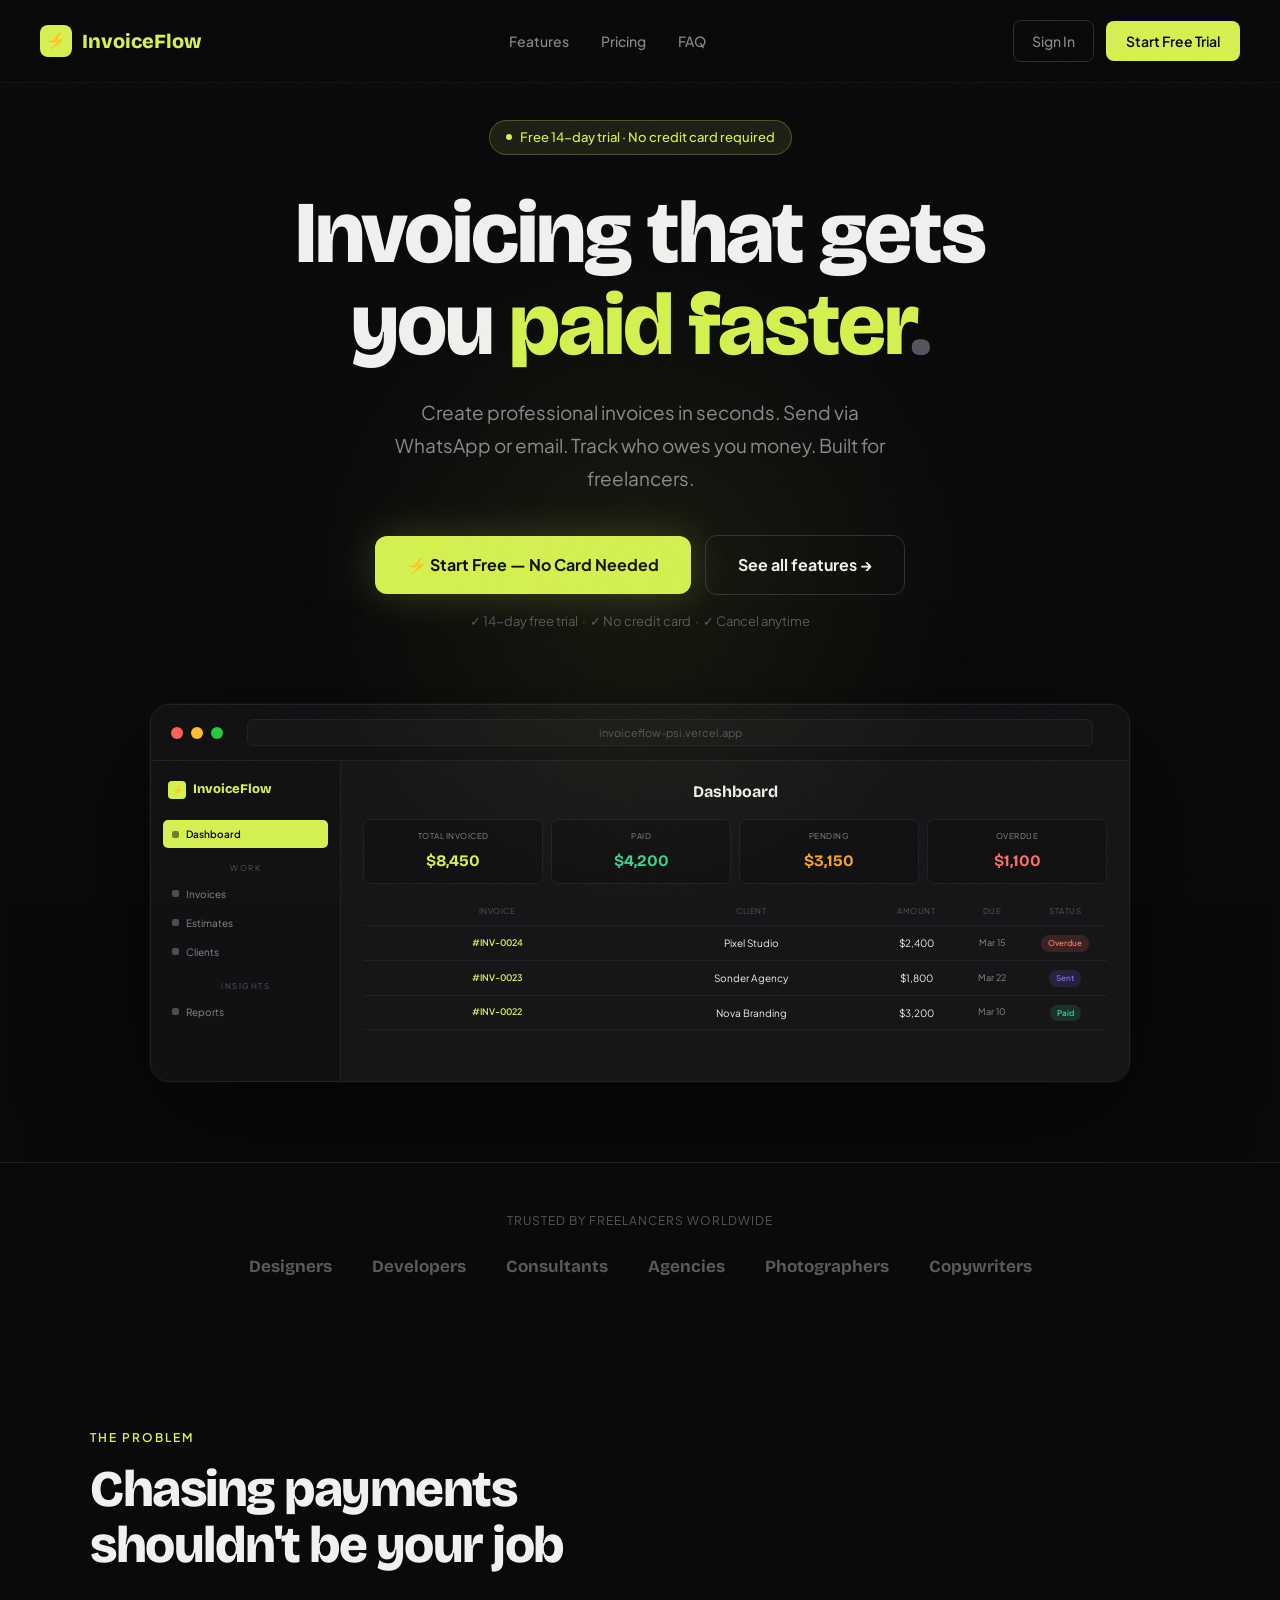
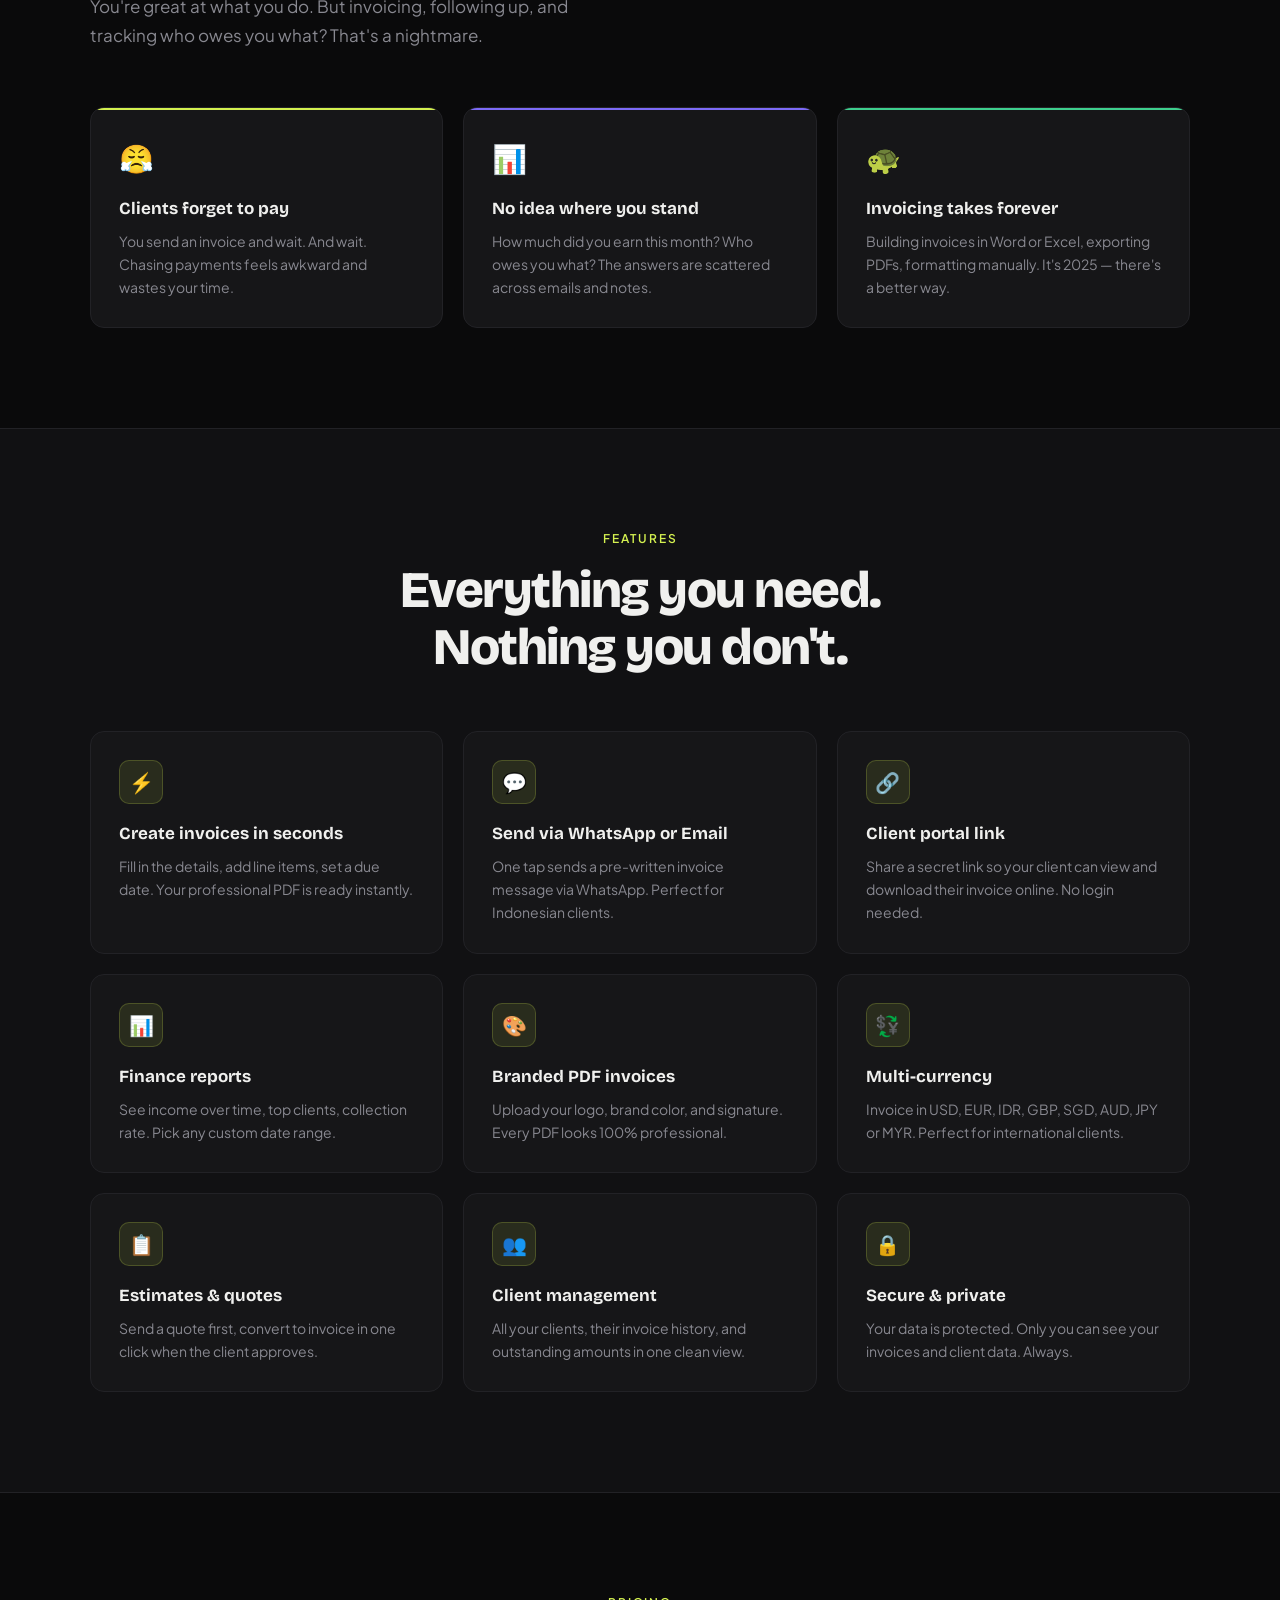
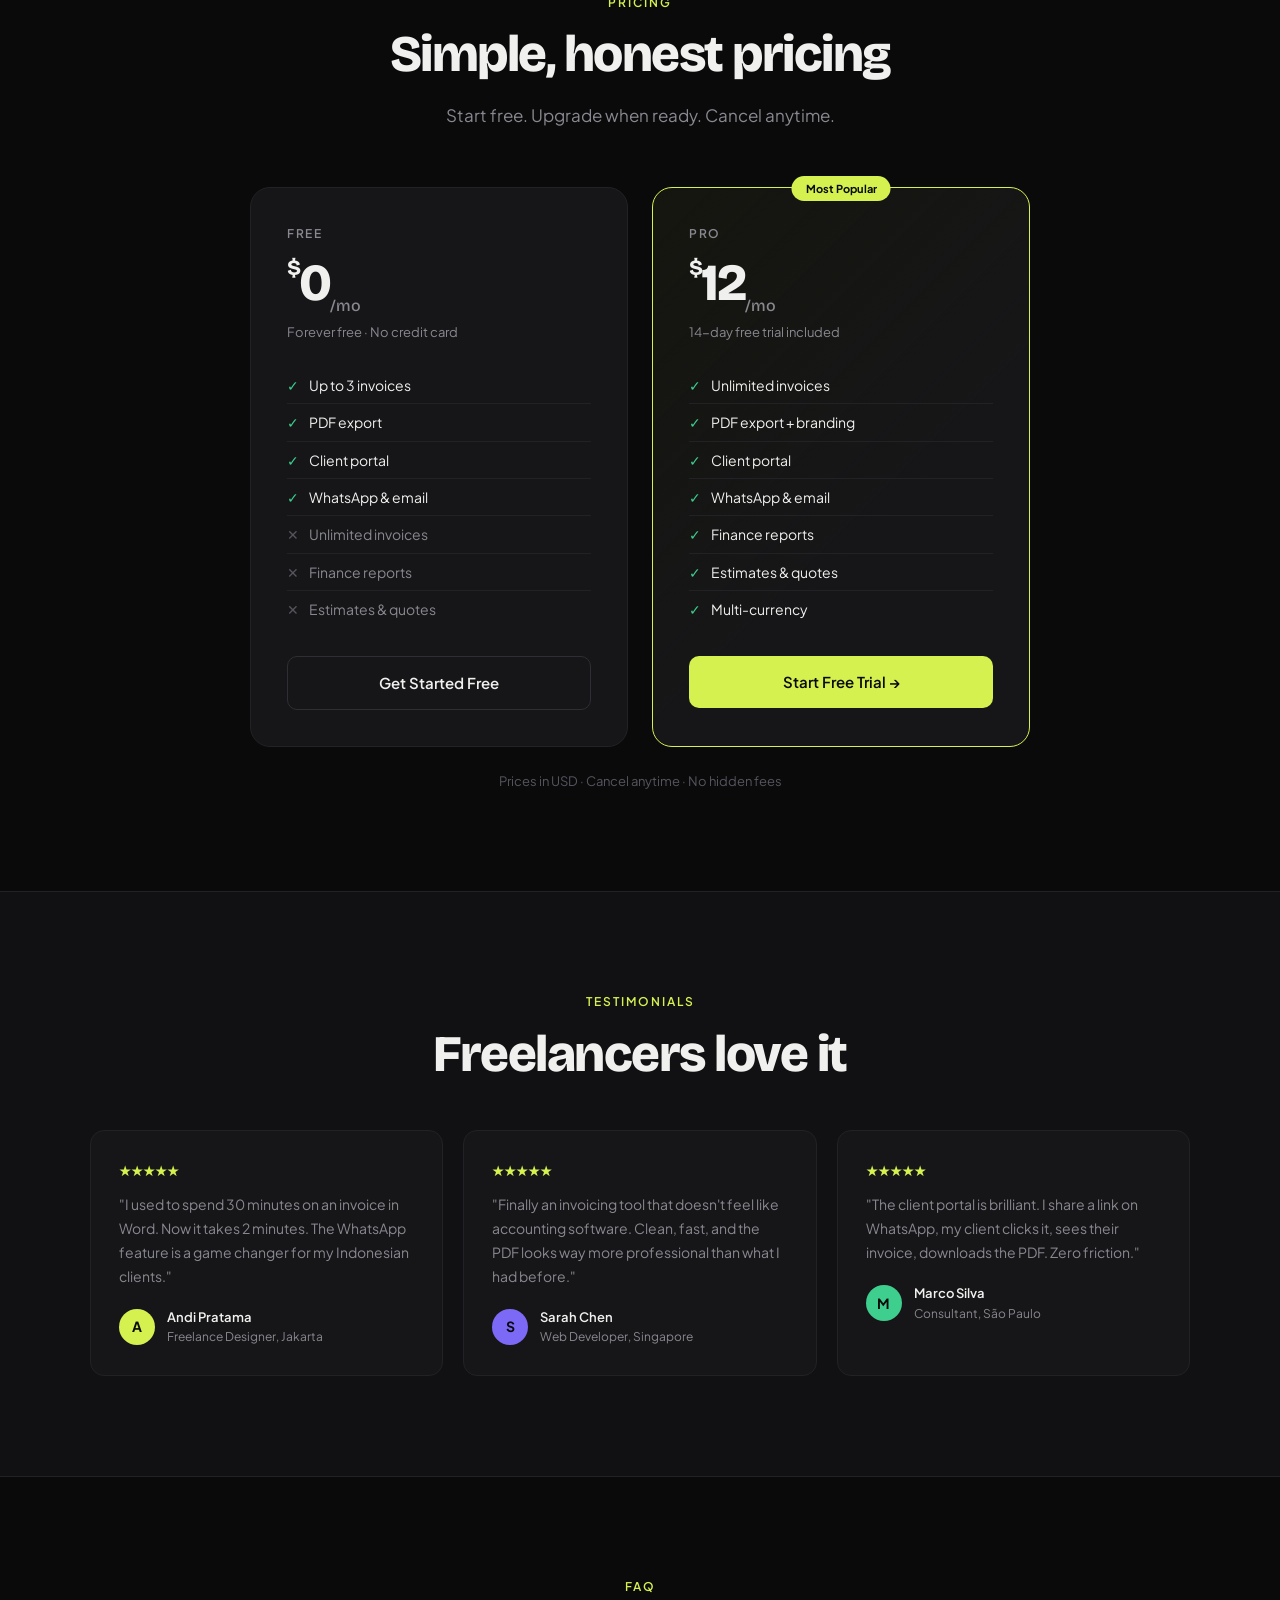
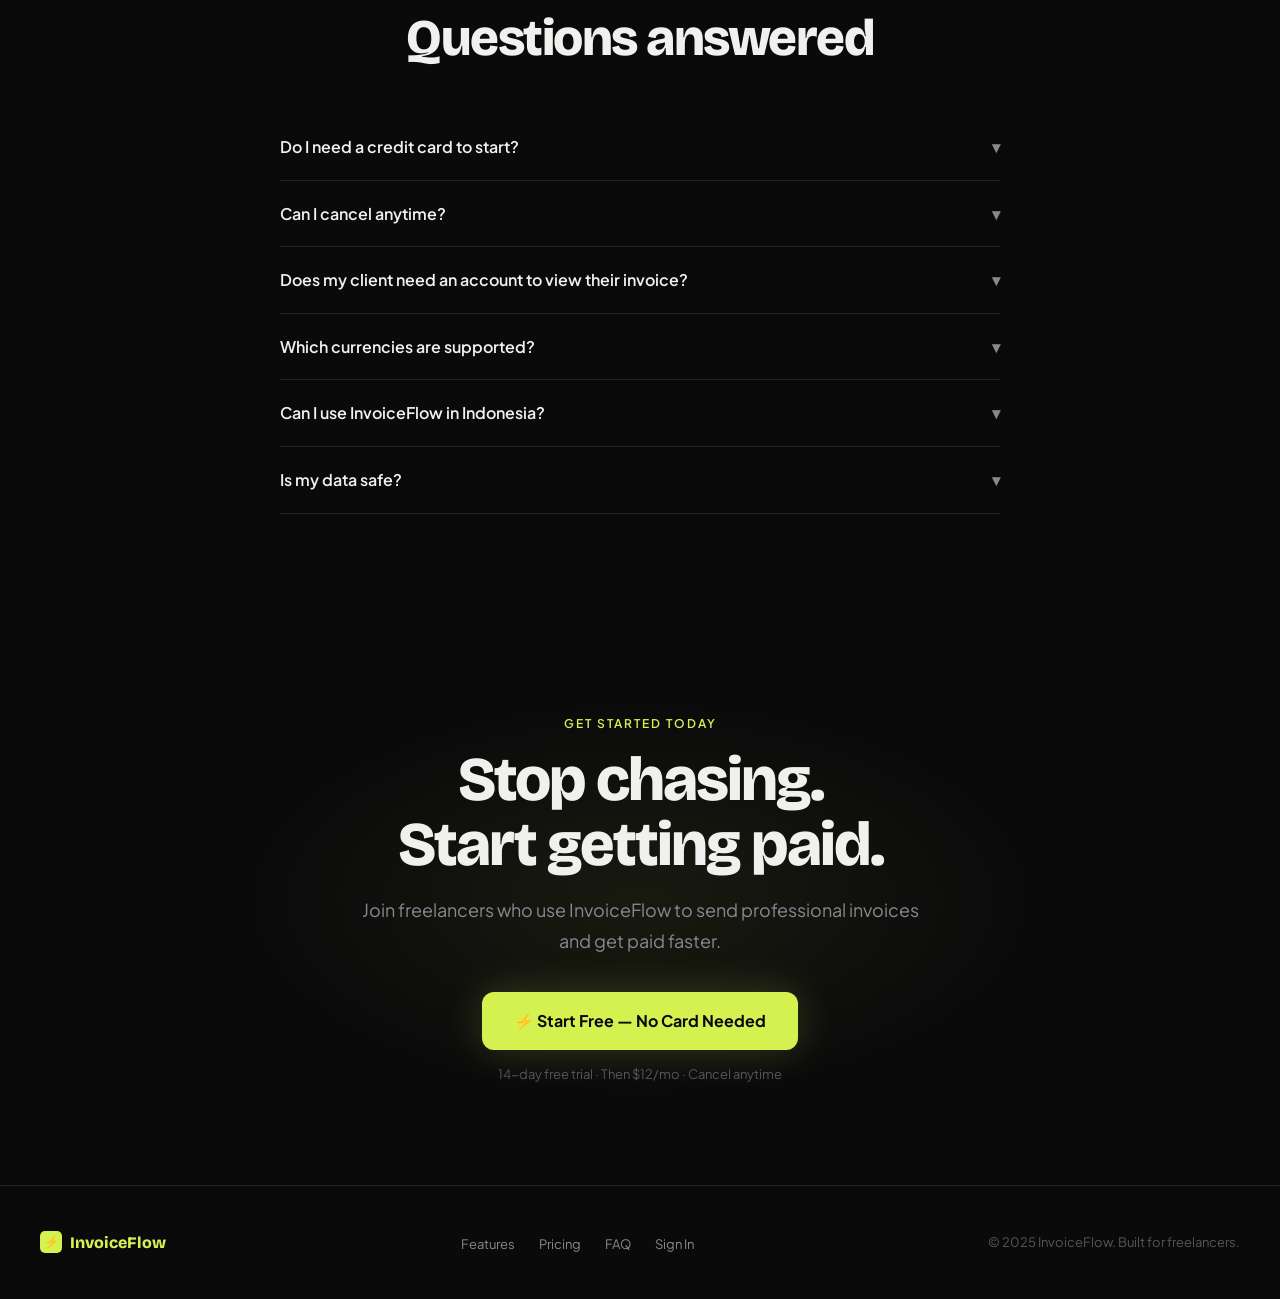
<file: index.html>
<!DOCTYPE html>
<html lang="en">
<head>
<meta charset="UTF-8">
<meta name="viewport" content="width=device-width, initial-scale=1.0">
<title>InvoiceFlow — Simple Invoicing for Freelancers</title>
<meta name="description" content="Create, send and track invoices in minutes. Built for freelancers and small businesses. Free 14-day trial, no credit card required.">
<link href="https://fonts.googleapis.com/css2?family=Bricolage+Grotesque:wght@400;500;600;700;800&family=Plus+Jakarta+Sans:wght@400;500;600&display=swap" rel="stylesheet">
<style>
:root{--bg:#0a0a0b;--surface:#111113;--card:#161618;--border:#222226;--border2:#2e2e34;--accent:#d4f150;--accent2:#b8d93e;--text:#f0f0ee;--muted:#888890;--muted2:#55555e;--paid:#3ecf8e;--radius:14px}
*,*::before,*::after{margin:0;padding:0;box-sizing:border-box}
html{scroll-behavior:smooth}
body{font-family:'Plus Jakarta Sans',sans-serif;background:var(--bg);color:var(--text);line-height:1.6;overflow-x:hidden}
body::before{content:'';position:fixed;inset:0;background-image:url("data:image/svg+xml,%3Csvg viewBox='0 0 256 256' xmlns='http://www.w3.org/2000/svg'%3E%3Cfilter id='noise'%3E%3CfeTurbulence type='fractalNoise' baseFrequency='0.9' numOctaves='4' stitchTiles='stitch'/%3E%3C/filter%3E%3Crect width='100%25' height='100%25' filter='url(%23noise)' opacity='0.03'/%3E%3C/svg%3E");pointer-events:none;z-index:1000;opacity:.4}

/* NAV */
nav{position:fixed;top:0;left:0;right:0;z-index:100;display:flex;align-items:center;justify-content:space-between;padding:20px 40px;background:rgba(10,10,11,.88);backdrop-filter:blur(20px);border-bottom:1px solid rgba(255,255,255,.04);transition:border-color .3s}
.nav-logo{display:flex;align-items:center;gap:10px;font-family:'Bricolage Grotesque',sans-serif;font-weight:800;font-size:20px;color:var(--accent);text-decoration:none}
.nav-logo-icon{width:32px;height:32px;background:var(--accent);border-radius:8px;display:flex;align-items:center;justify-content:center;font-size:16px}
.nav-links{display:flex;align-items:center;gap:32px;list-style:none}
.nav-links a{color:var(--muted);text-decoration:none;font-size:14px;font-weight:500;transition:color .2s}
.nav-links a:hover{color:var(--text)}
.nav-cta{display:flex;align-items:center;gap:12px}
.btn-ghost{padding:9px 18px;border:1px solid var(--border2);border-radius:8px;background:transparent;color:var(--muted);font-family:'Plus Jakarta Sans',sans-serif;font-size:14px;font-weight:500;cursor:pointer;text-decoration:none;transition:all .2s;display:inline-flex;align-items:center}
.btn-ghost:hover{border-color:var(--text);color:var(--text)}
.btn-primary{padding:9px 20px;background:var(--accent);color:#0a0a0b;border:none;border-radius:8px;font-family:'Plus Jakarta Sans',sans-serif;font-size:14px;font-weight:600;cursor:pointer;text-decoration:none;display:inline-flex;align-items:center;transition:all .2s}
.btn-primary:hover{background:var(--accent2);transform:translateY(-1px)}

/* HERO */
.hero{min-height:100vh;display:flex;flex-direction:column;align-items:center;justify-content:center;padding:120px 40px 80px;position:relative;text-align:center;overflow:hidden}
.hero::after{content:'';position:absolute;top:20%;left:50%;transform:translateX(-50%);width:700px;height:700px;background:radial-gradient(circle,rgba(212,241,80,.07) 0%,transparent 70%);pointer-events:none}
.hero-badge{display:inline-flex;align-items:center;gap:8px;padding:6px 16px;background:rgba(212,241,80,.1);border:1px solid rgba(212,241,80,.25);border-radius:100px;font-size:13px;font-weight:500;color:var(--accent);margin-bottom:32px;animation:fadeUp .6s ease both}
.badge-dot{width:6px;height:6px;background:var(--accent);border-radius:50%;animation:blink 2s ease infinite}
@keyframes blink{0%,100%{opacity:1}50%{opacity:.4}}
.hero-title{font-family:'Bricolage Grotesque',sans-serif;font-size:clamp(48px,7vw,88px);font-weight:800;line-height:1.05;letter-spacing:-2px;max-width:920px;animation:fadeUp .6s .1s ease both}
.hero-title .ac{color:var(--accent)}
.hero-title .dm{color:var(--muted2)}
.hero-sub{font-size:clamp(16px,2vw,19px);color:var(--muted);max-width:520px;margin:24px auto 40px;line-height:1.75;animation:fadeUp .6s .2s ease both}
.hero-btns{display:flex;align-items:center;gap:14px;flex-wrap:wrap;justify-content:center;animation:fadeUp .6s .3s ease both}
.btn-lg{display:inline-flex;align-items:center;gap:8px;padding:16px 32px;border-radius:12px;font-family:'Plus Jakarta Sans',sans-serif;font-size:16px;font-weight:700;text-decoration:none;transition:all .2s;cursor:pointer;border:none}
.btn-lg.primary{background:var(--accent);color:#0a0a0b;box-shadow:0 0 40px rgba(212,241,80,.2)}
.btn-lg.primary:hover{background:var(--accent2);transform:translateY(-2px);box-shadow:0 0 60px rgba(212,241,80,.3)}
.btn-lg.ghost{border:1px solid var(--border2);color:var(--text);background:transparent}
.btn-lg.ghost:hover{border-color:var(--muted)}
.hero-note{margin-top:16px;font-size:13px;color:var(--muted2);animation:fadeUp .6s .4s ease both}

/* MOCKUP */
.mockup-wrap{margin-top:72px;width:100%;max-width:980px;background:var(--card);border:1px solid var(--border);border-radius:20px;overflow:hidden;box-shadow:0 40px 120px rgba(0,0,0,.6),0 0 0 1px rgba(255,255,255,.04);animation:fadeUp .8s .5s ease both}
.m-bar{background:var(--surface);border-bottom:1px solid var(--border);padding:14px 20px;display:flex;align-items:center;gap:8px}
.m-dot{width:12px;height:12px;border-radius:50%}
.m-url{flex:1;background:var(--card);border:1px solid var(--border);border-radius:6px;padding:4px 12px;font-size:11px;color:var(--muted2);margin:0 16px;text-align:center}
.m-body{display:grid;grid-template-columns:190px 1fr;min-height:320px}
.m-sidebar{background:var(--surface);border-right:1px solid var(--border);padding:18px 12px}
.m-logo{display:flex;align-items:center;gap:7px;font-family:'Bricolage Grotesque',sans-serif;font-weight:800;font-size:13px;color:var(--accent);margin-bottom:20px;padding:0 5px}
.m-logo-i{width:18px;height:18px;background:var(--accent);border-radius:4px;display:flex;align-items:center;justify-content:center;font-size:9px}
.m-sec{font-size:8px;text-transform:uppercase;letter-spacing:1.5px;color:var(--muted2);padding:0 5px;margin:14px 0 5px}
.m-item{display:flex;align-items:center;gap:7px;padding:6px 9px;border-radius:5px;font-size:10px;color:var(--muted);margin-bottom:1px}
.m-item.on{background:var(--accent);color:#0a0a0b;font-weight:600}
.m-dot2{width:7px;height:7px;background:currentColor;border-radius:2px;opacity:.5;flex-shrink:0}
.m-main{padding:18px 22px}
.m-ptitle{font-family:'Bricolage Grotesque',sans-serif;font-weight:700;font-size:16px;margin-bottom:14px}
.m-stats{display:grid;grid-template-columns:repeat(4,1fr);gap:8px;margin-bottom:14px}
.m-stat{background:var(--surface);border:1px solid var(--border);border-radius:7px;padding:10px}
.m-stat-l{font-size:8px;text-transform:uppercase;letter-spacing:.5px;color:var(--muted);margin-bottom:5px}
.m-stat-v{font-family:'Bricolage Grotesque',sans-serif;font-size:16px;font-weight:700}
.m-stats .m-stat:nth-child(1) .m-stat-v{color:var(--accent)}
.m-stats .m-stat:nth-child(2) .m-stat-v{color:var(--paid)}
.m-stats .m-stat:nth-child(3) .m-stat-v{color:#f5a623}
.m-stats .m-stat:nth-child(4) .m-stat-v{color:#f97066}
.m-thead{display:grid;grid-template-columns:1fr 1fr 70px 70px 64px;gap:6px;padding:7px 10px;font-size:8px;text-transform:uppercase;letter-spacing:.5px;color:var(--muted2);border-bottom:1px solid var(--border)}
.m-row{display:grid;grid-template-columns:1fr 1fr 70px 70px 64px;gap:6px;padding:8px 10px;font-size:10px;border-bottom:1px solid var(--border);align-items:center}
.m-num{color:var(--accent);font-weight:600;font-size:9px}
.m-bdg{display:inline-block;padding:2px 7px;border-radius:8px;font-size:8px;font-weight:600}
.m-bdg.paid{background:rgba(62,207,142,.15);color:var(--paid)}
.m-bdg.sent{background:rgba(124,106,247,.15);color:#7c6af7}
.m-bdg.ov{background:rgba(249,112,102,.15);color:#f97066}

@keyframes fadeUp{from{opacity:0;transform:translateY(24px)}to{opacity:1;transform:translateY(0)}}

/* LOGOS */
.logos-wrap{padding:48px 40px;border-top:1px solid var(--border);text-align:center}
.logos-lbl{font-size:12px;color:var(--muted2);letter-spacing:1px;text-transform:uppercase;margin-bottom:22px}
.logos-row{display:flex;align-items:center;justify-content:center;gap:40px;flex-wrap:wrap;opacity:.35}
.logos-row span{font-family:'Bricolage Grotesque',sans-serif;font-weight:700;font-size:17px;color:var(--text)}

/* SECTIONS */
.section{padding:100px 40px}
.inner{max-width:1100px;margin:0 auto}
.s-label{font-size:12px;text-transform:uppercase;letter-spacing:2px;color:var(--accent);font-weight:600;margin-bottom:14px}
.s-title{font-family:'Bricolage Grotesque',sans-serif;font-size:clamp(32px,4vw,52px);font-weight:800;letter-spacing:-1.5px;line-height:1.1;margin-bottom:18px}
.s-sub{font-size:17px;color:var(--muted);max-width:540px;line-height:1.75}
.section-center{text-align:center}
.section-center .s-sub{margin:0 auto}

/* CARDS */
.grid-3{display:grid;grid-template-columns:repeat(3,1fr);gap:20px;margin-top:56px}
.grid-2{display:grid;grid-template-columns:repeat(2,1fr);gap:20px;margin-top:56px}
.card{background:var(--card);border:1px solid var(--border);border-radius:var(--radius);padding:28px;transition:all .2s}
.card:hover{border-color:var(--border2);transform:translateY(-3px)}
.card-accent{position:relative;overflow:hidden}
.card-accent::before{content:'';position:absolute;top:0;left:0;right:0;height:2px}
.card-accent:nth-child(1)::before{background:var(--accent)}
.card-accent:nth-child(2)::before{background:#7c6af7}
.card-accent:nth-child(3)::before{background:var(--paid)}
.card-icon{width:44px;height:44px;background:rgba(212,241,80,.1);border:1px solid rgba(212,241,80,.2);border-radius:10px;display:flex;align-items:center;justify-content:center;font-size:20px;margin-bottom:16px}
.card-title{font-family:'Bricolage Grotesque',sans-serif;font-weight:700;font-size:17px;margin-bottom:8px}
.card-desc{font-size:14px;color:var(--muted);line-height:1.65}
.card-pain-icon{font-size:28px;margin-bottom:14px}

/* ALT SECTION */
.alt{background:var(--surface);border-top:1px solid var(--border);border-bottom:1px solid var(--border)}

/* PRICING */
.pricing-cards{display:grid;grid-template-columns:1fr 1fr;gap:24px;max-width:780px;margin:56px auto 0}
.p-card{background:var(--card);border:1px solid var(--border);border-radius:20px;padding:36px;position:relative;transition:transform .2s}
.p-card:hover{transform:translateY(-4px)}
.p-card.featured{border-color:var(--accent);background:linear-gradient(135deg,rgba(212,241,80,.05) 0%,var(--card) 60%)}
.p-badge{position:absolute;top:-12px;left:50%;transform:translateX(-50%);background:var(--accent);color:#0a0a0b;font-size:11px;font-weight:700;padding:4px 14px;border-radius:100px;white-space:nowrap}
.p-name{font-size:12px;text-transform:uppercase;letter-spacing:1.5px;color:var(--muted);font-weight:600;margin-bottom:14px}
.p-price{font-family:'Bricolage Grotesque',sans-serif;font-size:52px;font-weight:800;letter-spacing:-2px;line-height:1}
.p-price sup{font-size:22px;vertical-align:top;margin-top:10px}
.p-price sub{font-size:16px;color:var(--muted);font-weight:500;letter-spacing:0}
.p-period{font-size:13px;color:var(--muted);margin:8px 0 24px}
.p-list{list-style:none;margin-bottom:28px}
.p-list li{display:flex;align-items:center;gap:10px;font-size:14px;padding:7px 0;border-bottom:1px solid var(--border);color:var(--muted)}
.p-list li:last-child{border:none}
.p-list li.y{color:var(--text)}
.p-check{color:var(--paid);flex-shrink:0}
.p-x{color:var(--muted2);flex-shrink:0}
.p-btn{display:block;width:100%;padding:14px;border-radius:10px;font-family:'Plus Jakarta Sans',sans-serif;font-size:15px;font-weight:600;cursor:pointer;text-align:center;text-decoration:none;transition:all .2s;border:none}
.p-btn.primary{background:var(--accent);color:#0a0a0b}
.p-btn.primary:hover{background:var(--accent2)}
.p-btn.ghost{background:transparent;border:1px solid var(--border2);color:var(--text)}
.p-btn.ghost:hover{border-color:var(--text)}

/* TESTIMONIALS */
.t-card{background:var(--card);border:1px solid var(--border);border-radius:var(--radius);padding:28px}
.t-stars{color:var(--accent);font-size:14px;margin-bottom:12px}
.t-text{font-size:14px;line-height:1.7;color:var(--muted);margin-bottom:18px}
.t-author{display:flex;align-items:center;gap:12px}
.t-av{width:36px;height:36px;border-radius:50%;display:flex;align-items:center;justify-content:center;font-size:14px;font-weight:700;color:#0a0a0b;flex-shrink:0}
.t-name{font-size:13px;font-weight:600}
.t-role{font-size:12px;color:var(--muted)}

/* FAQ */
.faq-inner{max-width:720px;margin:48px auto 0}
.faq-item{border-bottom:1px solid var(--border);padding:20px 0;cursor:pointer}
.faq-q{display:flex;align-items:center;justify-content:space-between;font-size:16px;font-weight:600;user-select:none;gap:16px}
.faq-arrow{color:var(--muted);transition:transform .2s;flex-shrink:0}
.faq-item.open .faq-arrow{transform:rotate(180deg);color:var(--accent)}
.faq-a{display:none;font-size:14px;color:var(--muted);line-height:1.7;padding-top:12px}
.faq-item.open .faq-a{display:block}

/* CTA SECTION */
.cta-wrap{padding:100px 40px;text-align:center;position:relative;overflow:hidden}
.cta-wrap::before{content:'';position:absolute;top:50%;left:50%;transform:translate(-50%,-50%);width:800px;height:400px;background:radial-gradient(ellipse,rgba(212,241,80,.07) 0%,transparent 70%);pointer-events:none}
.cta-inner{max-width:580px;margin:0 auto;position:relative}
.cta-title{font-family:'Bricolage Grotesque',sans-serif;font-size:clamp(36px,5vw,62px);font-weight:800;letter-spacing:-2px;line-height:1.05;margin-bottom:18px}
.cta-sub{font-size:18px;color:var(--muted);line-height:1.7;margin-bottom:36px}
.cta-note{font-size:13px;color:var(--muted2);margin-top:14px}

/* FOOTER */
footer{border-top:1px solid var(--border);padding:44px 40px;display:flex;align-items:center;justify-content:space-between;flex-wrap:wrap;gap:20px}
.footer-logo{display:flex;align-items:center;gap:8px;font-family:'Bricolage Grotesque',sans-serif;font-weight:800;font-size:16px;color:var(--accent);text-decoration:none}
.f-links{display:flex;gap:24px;list-style:none}
.f-links a{font-size:13px;color:var(--muted);text-decoration:none;transition:color .2s}
.f-links a:hover{color:var(--text)}
.f-copy{font-size:13px;color:var(--muted2)}

/* REVEAL */
.reveal{opacity:0;transform:translateY(28px);transition:opacity .7s ease,transform .7s ease}
.reveal.visible{opacity:1;transform:translateY(0)}

@media(max-width:768px){
  nav{padding:16px 20px}
  .nav-links{display:none}
  .hero,.section,.cta-wrap{padding-left:20px;padding-right:20px}
  .grid-3,.grid-2,.pricing-cards{grid-template-columns:1fr}
  .m-body{grid-template-columns:1fr}
  .m-sidebar{display:none}
}
</style>
</head>
<body>

<nav id="nav">
  <a href="#" class="nav-logo">
    <div class="nav-logo-icon">⚡</div>InvoiceFlow
  </a>
  <ul class="nav-links">
    <li><a href="#features">Features</a></li>
    <li><a href="#pricing">Pricing</a></li>
    <li><a href="#faq">FAQ</a></li>
  </ul>
  <div class="nav-cta">
    <a href="app.html" class="btn-ghost">Sign In</a>
    <a href="app.html" class="btn-primary">Start Free Trial</a>
  </div>
</nav>

<!-- HERO -->
<section class="hero">
  <div class="hero-badge">
    <div class="badge-dot"></div>
    Free 14-day trial · No credit card required
  </div>
  <h1 class="hero-title">
    Invoicing that gets<br>you <span class="ac">paid faster</span><span class="dm">.</span>
  </h1>
  <p class="hero-sub">Create professional invoices in seconds. Send via WhatsApp or email. Track who owes you money. Built for freelancers.</p>
  <div class="hero-btns">
    <a href="app.html" class="btn-lg primary">⚡ Start Free — No Card Needed</a>
    <a href="#features" class="btn-lg ghost">See all features →</a>
  </div>
  <p class="hero-note">✓ 14-day free trial &nbsp;·&nbsp; ✓ No credit card &nbsp;·&nbsp; ✓ Cancel anytime</p>

  <div class="mockup-wrap">
    <div class="m-bar">
      <div class="m-dot" style="background:#ff5f57"></div>
      <div class="m-dot" style="background:#febc2e"></div>
      <div class="m-dot" style="background:#28c840"></div>
      <div class="m-url">invoiceflow-psi.vercel.app</div>
    </div>
    <div class="m-body">
      <div class="m-sidebar">
        <div class="m-logo"><div class="m-logo-i">⚡</div>InvoiceFlow</div>
        <div class="m-item on"><div class="m-dot2"></div>Dashboard</div>
        <div class="m-sec">Work</div>
        <div class="m-item"><div class="m-dot2"></div>Invoices</div>
        <div class="m-item"><div class="m-dot2"></div>Estimates</div>
        <div class="m-item"><div class="m-dot2"></div>Clients</div>
        <div class="m-sec">Insights</div>
        <div class="m-item"><div class="m-dot2"></div>Reports</div>
      </div>
      <div class="m-main">
        <div class="m-ptitle">Dashboard</div>
        <div class="m-stats">
          <div class="m-stat"><div class="m-stat-l">Total Invoiced</div><div class="m-stat-v">$8,450</div></div>
          <div class="m-stat"><div class="m-stat-l">Paid</div><div class="m-stat-v">$4,200</div></div>
          <div class="m-stat"><div class="m-stat-l">Pending</div><div class="m-stat-v">$3,150</div></div>
          <div class="m-stat"><div class="m-stat-l">Overdue</div><div class="m-stat-v">$1,100</div></div>
        </div>
        <div class="m-thead"><span>Invoice</span><span>Client</span><span>Amount</span><span>Due</span><span>Status</span></div>
        <div class="m-row"><div class="m-num">#INV-0024</div><div>Pixel Studio</div><div>$2,400</div><div style="color:var(--muted);font-size:9px">Mar 15</div><div><span class="m-bdg ov">Overdue</span></div></div>
        <div class="m-row"><div class="m-num">#INV-0023</div><div>Sonder Agency</div><div>$1,800</div><div style="color:var(--muted);font-size:9px">Mar 22</div><div><span class="m-bdg sent">Sent</span></div></div>
        <div class="m-row"><div class="m-num">#INV-0022</div><div>Nova Branding</div><div>$3,200</div><div style="color:var(--muted);font-size:9px">Mar 10</div><div><span class="m-bdg paid">Paid</span></div></div>
      </div>
    </div>
  </div>
</section>

<!-- SOCIAL PROOF -->
<div class="logos-wrap reveal">
  <div class="logos-lbl">Trusted by freelancers worldwide</div>
  <div class="logos-row">
    <span>Designers</span><span>Developers</span><span>Consultants</span><span>Agencies</span><span>Photographers</span><span>Copywriters</span>
  </div>
</div>

<!-- PROBLEM -->
<section class="section">
  <div class="inner">
    <div class="reveal">
      <div class="s-label">The problem</div>
      <h2 class="s-title">Chasing payments<br>shouldn't be your job</h2>
      <p class="s-sub">You're great at what you do. But invoicing, following up, and tracking who owes you what? That's a nightmare.</p>
    </div>
    <div class="grid-3">
      <div class="card card-accent reveal">
        <div class="card-pain-icon">😤</div>
        <div class="card-title">Clients forget to pay</div>
        <div class="card-desc">You send an invoice and wait. And wait. Chasing payments feels awkward and wastes your time.</div>
      </div>
      <div class="card card-accent reveal">
        <div class="card-pain-icon">📊</div>
        <div class="card-title">No idea where you stand</div>
        <div class="card-desc">How much did you earn this month? Who owes you what? The answers are scattered across emails and notes.</div>
      </div>
      <div class="card card-accent reveal">
        <div class="card-pain-icon">🐢</div>
        <div class="card-title">Invoicing takes forever</div>
        <div class="card-desc">Building invoices in Word or Excel, exporting PDFs, formatting manually. It's 2025 — there's a better way.</div>
      </div>
    </div>
  </div>
</section>

<!-- FEATURES -->
<section class="section alt" id="features">
  <div class="inner">
    <div class="section-center reveal">
      <div class="s-label">Features</div>
      <h2 class="s-title">Everything you need.<br>Nothing you don't.</h2>
    </div>
    <div class="grid-3">
      <div class="card reveal"><div class="card-icon">⚡</div><div class="card-title">Create invoices in seconds</div><div class="card-desc">Fill in the details, add line items, set a due date. Your professional PDF is ready instantly.</div></div>
      <div class="card reveal"><div class="card-icon">💬</div><div class="card-title">Send via WhatsApp or Email</div><div class="card-desc">One tap sends a pre-written invoice message via WhatsApp. Perfect for Indonesian clients.</div></div>
      <div class="card reveal"><div class="card-icon">🔗</div><div class="card-title">Client portal link</div><div class="card-desc">Share a secret link so your client can view and download their invoice online. No login needed.</div></div>
      <div class="card reveal"><div class="card-icon">📊</div><div class="card-title">Finance reports</div><div class="card-desc">See income over time, top clients, collection rate. Pick any custom date range.</div></div>
      <div class="card reveal"><div class="card-icon">🎨</div><div class="card-title">Branded PDF invoices</div><div class="card-desc">Upload your logo, brand color, and signature. Every PDF looks 100% professional.</div></div>
      <div class="card reveal"><div class="card-icon">💱</div><div class="card-title">Multi-currency</div><div class="card-desc">Invoice in USD, EUR, IDR, GBP, SGD, AUD, JPY or MYR. Perfect for international clients.</div></div>
      <div class="card reveal"><div class="card-icon">📋</div><div class="card-title">Estimates & quotes</div><div class="card-desc">Send a quote first, convert to invoice in one click when the client approves.</div></div>
      <div class="card reveal"><div class="card-icon">👥</div><div class="card-title">Client management</div><div class="card-desc">All your clients, their invoice history, and outstanding amounts in one clean view.</div></div>
      <div class="card reveal"><div class="card-icon">🔒</div><div class="card-title">Secure & private</div><div class="card-desc">Your data is protected. Only you can see your invoices and client data. Always.</div></div>
    </div>
  </div>
</section>

<!-- PRICING -->
<section class="section" id="pricing">
  <div class="inner">
    <div class="section-center reveal">
      <div class="s-label">Pricing</div>
      <h2 class="s-title">Simple, honest pricing</h2>
      <p class="s-sub" style="text-align:center;margin:0 auto">Start free. Upgrade when ready. Cancel anytime.</p>
    </div>
    <div class="pricing-cards">
      <div class="p-card reveal">
        <div class="p-name">Free</div>
        <div class="p-price"><sup>$</sup>0<sub>/mo</sub></div>
        <div class="p-period">Forever free · No credit card</div>
        <ul class="p-list">
          <li class="y"><span class="p-check">✓</span> Up to 3 invoices</li>
          <li class="y"><span class="p-check">✓</span> PDF export</li>
          <li class="y"><span class="p-check">✓</span> Client portal</li>
          <li class="y"><span class="p-check">✓</span> WhatsApp & email</li>
          <li><span class="p-x">✕</span> Unlimited invoices</li>
          <li><span class="p-x">✕</span> Finance reports</li>
          <li><span class="p-x">✕</span> Estimates & quotes</li>
        </ul>
        <a href="app.html" class="p-btn ghost">Get Started Free</a>
      </div>
      <div class="p-card featured reveal">
        <div class="p-badge">Most Popular</div>
        <div class="p-name">Pro</div>
        <div class="p-price"><sup>$</sup>12<sub>/mo</sub></div>
        <div class="p-period">14-day free trial included</div>
        <ul class="p-list">
          <li class="y"><span class="p-check">✓</span> Unlimited invoices</li>
          <li class="y"><span class="p-check">✓</span> PDF export + branding</li>
          <li class="y"><span class="p-check">✓</span> Client portal</li>
          <li class="y"><span class="p-check">✓</span> WhatsApp & email</li>
          <li class="y"><span class="p-check">✓</span> Finance reports</li>
          <li class="y"><span class="p-check">✓</span> Estimates & quotes</li>
          <li class="y"><span class="p-check">✓</span> Multi-currency</li>
        </ul>
        <a href="app.html" class="p-btn primary">Start Free Trial →</a>
      </div>
    </div>
    <p style="text-align:center;margin-top:24px;font-size:13px;color:var(--muted2)">Prices in USD · Cancel anytime · No hidden fees</p>
  </div>
</section>

<!-- TESTIMONIALS -->
<section class="section alt">
  <div class="inner">
    <div class="section-center reveal">
      <div class="s-label">Testimonials</div>
      <h2 class="s-title">Freelancers love it</h2>
    </div>
    <div class="grid-3" style="margin-top:48px">
      <div class="t-card reveal">
        <div class="t-stars">★★★★★</div>
        <div class="t-text">"I used to spend 30 minutes on an invoice in Word. Now it takes 2 minutes. The WhatsApp feature is a game changer for my Indonesian clients."</div>
        <div class="t-author"><div class="t-av" style="background:var(--accent)">A</div><div><div class="t-name">Andi Pratama</div><div class="t-role">Freelance Designer, Jakarta</div></div></div>
      </div>
      <div class="t-card reveal">
        <div class="t-stars">★★★★★</div>
        <div class="t-text">"Finally an invoicing tool that doesn't feel like accounting software. Clean, fast, and the PDF looks way more professional than what I had before."</div>
        <div class="t-author"><div class="t-av" style="background:#7c6af7">S</div><div><div class="t-name">Sarah Chen</div><div class="t-role">Web Developer, Singapore</div></div></div>
      </div>
      <div class="t-card reveal">
        <div class="t-stars">★★★★★</div>
        <div class="t-text">"The client portal is brilliant. I share a link on WhatsApp, my client clicks it, sees their invoice, downloads the PDF. Zero friction."</div>
        <div class="t-author"><div class="t-av" style="background:var(--paid)">M</div><div><div class="t-name">Marco Silva</div><div class="t-role">Consultant, São Paulo</div></div></div>
      </div>
    </div>
  </div>
</section>

<!-- FAQ -->
<section class="section" id="faq">
  <div class="inner">
    <div class="section-center reveal">
      <div class="s-label">FAQ</div>
      <h2 class="s-title">Questions answered</h2>
    </div>
    <div class="faq-inner">
      <div class="faq-item reveal" onclick="toggleFaq(this)">
        <div class="faq-q">Do I need a credit card to start?<span class="faq-arrow">▾</span></div>
        <div class="faq-a">No. Sign up and use InvoiceFlow free with up to 3 invoices. No credit card required. The 14-day Pro trial also starts without a card.</div>
      </div>
      <div class="faq-item reveal" onclick="toggleFaq(this)">
        <div class="faq-q">Can I cancel anytime?<span class="faq-arrow">▾</span></div>
        <div class="faq-a">Yes. Cancel anytime from billing settings. You keep access until the end of your billing period. No questions asked.</div>
      </div>
      <div class="faq-item reveal" onclick="toggleFaq(this)">
        <div class="faq-q">Does my client need an account to view their invoice?<span class="faq-arrow">▾</span></div>
        <div class="faq-a">No. You share a secret link and your client can view and download the invoice without creating an account or logging in.</div>
      </div>
      <div class="faq-item reveal" onclick="toggleFaq(this)">
        <div class="faq-q">Which currencies are supported?<span class="faq-arrow">▾</span></div>
        <div class="faq-a">InvoiceFlow supports USD, EUR, IDR (Indonesian Rupiah), GBP, SGD, AUD, JPY, and MYR.</div>
      </div>
      <div class="faq-item reveal" onclick="toggleFaq(this)">
        <div class="faq-q">Can I use InvoiceFlow in Indonesia?<span class="faq-arrow">▾</span></div>
        <div class="faq-a">Absolutely. InvoiceFlow was built with Indonesian freelancers in mind — IDR currency, WhatsApp sending, and local bank transfer as payment method.</div>
      </div>
      <div class="faq-item reveal" onclick="toggleFaq(this)">
        <div class="faq-q">Is my data safe?<span class="faq-arrow">▾</span></div>
        <div class="faq-a">Yes. Your data is stored securely and protected with Row Level Security — only you can access your invoices and client data. We never share or sell your data.</div>
      </div>
    </div>
  </div>
</section>

<!-- CTA -->
<section class="cta-wrap">
  <div class="cta-inner">
    <div class="s-label reveal">Get started today</div>
    <h2 class="cta-title reveal">Stop chasing.<br>Start getting paid.</h2>
    <p class="cta-sub reveal">Join freelancers who use InvoiceFlow to send professional invoices and get paid faster.</p>
    <div class="reveal">
      <a href="app.html" class="btn-lg primary">⚡ Start Free — No Card Needed</a>
      <p class="cta-note">14-day free trial · Then $12/mo · Cancel anytime</p>
    </div>
  </div>
</section>

<!-- FOOTER -->
<footer>
  <a href="#" class="footer-logo">
    <span style="width:22px;height:22px;background:var(--accent);border-radius:5px;display:flex;align-items:center;justify-content:center;font-size:12px">⚡</span>
    InvoiceFlow
  </a>
  <ul class="f-links">
    <li><a href="#features">Features</a></li>
    <li><a href="#pricing">Pricing</a></li>
    <li><a href="#faq">FAQ</a></li>
    <li><a href="app.html">Sign In</a></li>
  </ul>
  <div class="f-copy">© 2025 InvoiceFlow. Built for freelancers.</div>
</footer>

<script>
const obs = new IntersectionObserver(entries => {
  entries.forEach(e => { if(e.isIntersecting){ e.target.classList.add('visible'); obs.unobserve(e.target) } })
}, { threshold:0.1, rootMargin:'0px 0px -40px 0px' })
document.querySelectorAll('.reveal').forEach(el => obs.observe(el))

function toggleFaq(item) {
  const open = item.classList.contains('open')
  document.querySelectorAll('.faq-item').forEach(i => i.classList.remove('open'))
  if (!open) item.classList.add('open')
}

window.addEventListener('scroll', () => {
  document.getElementById('nav').style.borderBottomColor =
    window.scrollY > 40 ? 'rgba(255,255,255,.07)' : 'rgba(255,255,255,.04)'
})
</script>
</body>
</html>
</file>
